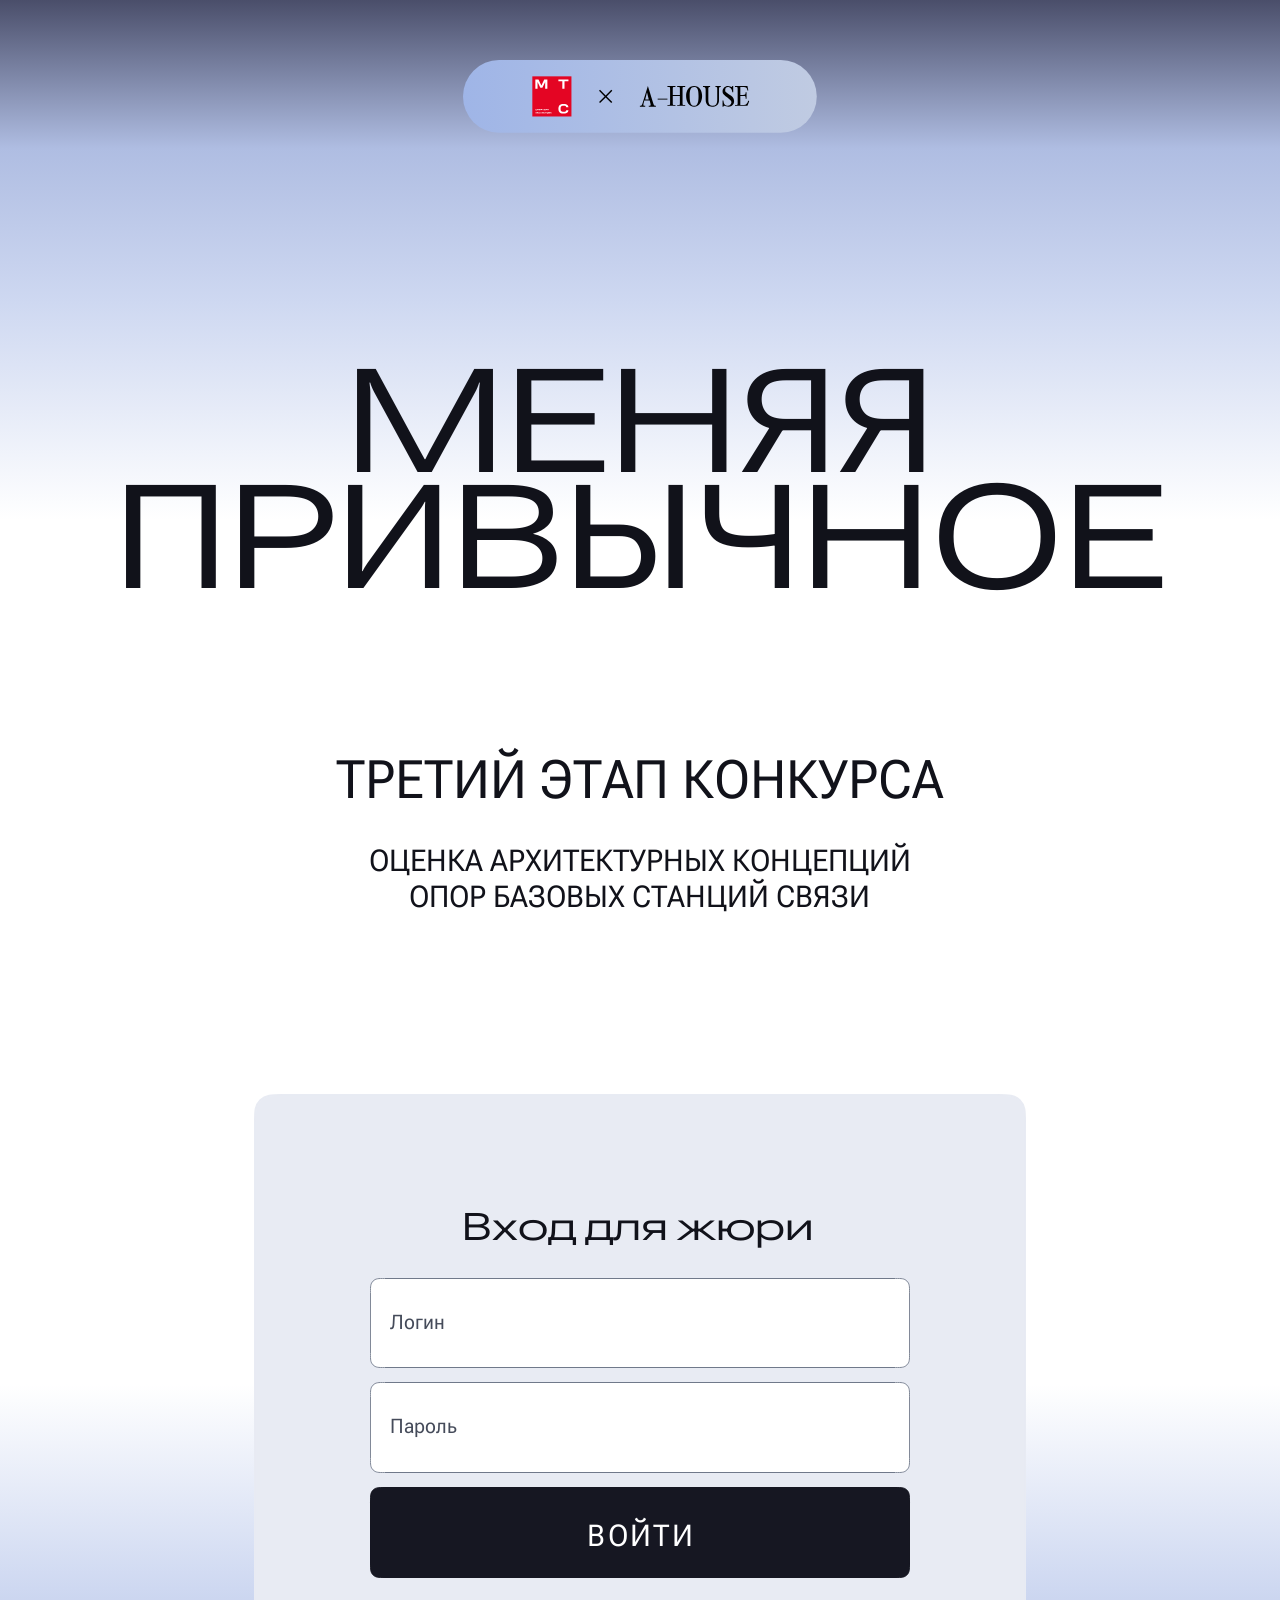
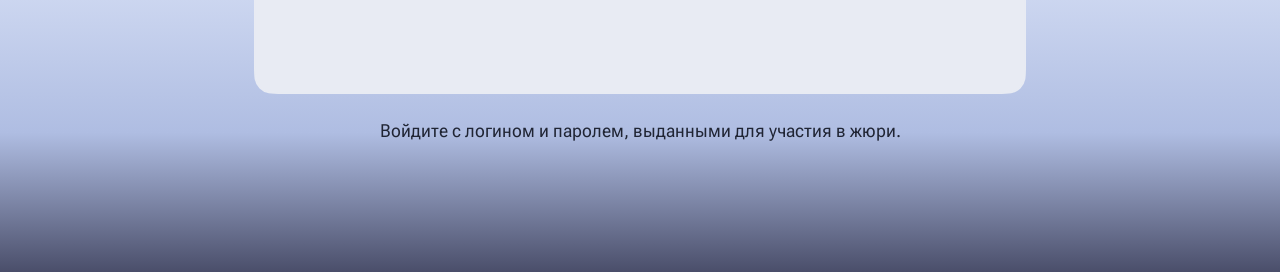
<file: index.html>
<!doctype html>
<html lang="ru">
<head>
<meta charset="utf-8">
<meta name="viewport" content="width=device-width, initial-scale=1">
<meta name="robots" content="noindex,nofollow">
<meta name="referrer" content="no-referrer">
<meta http-equiv="Content-Security-Policy" content="default-src 'none'; script-src 'self'; base-uri 'none'; form-action 'none'">
<title>Кабинет жюри · Меняя привычное</title>
<script src="./redirect.js"></script>
<noscript><meta http-equiv="refresh" content="0;url=./jury/"></noscript>
</head>
<body><main><a href="./jury/">Перейти в кабинет жюри</a></main></body>
</html>
</file>
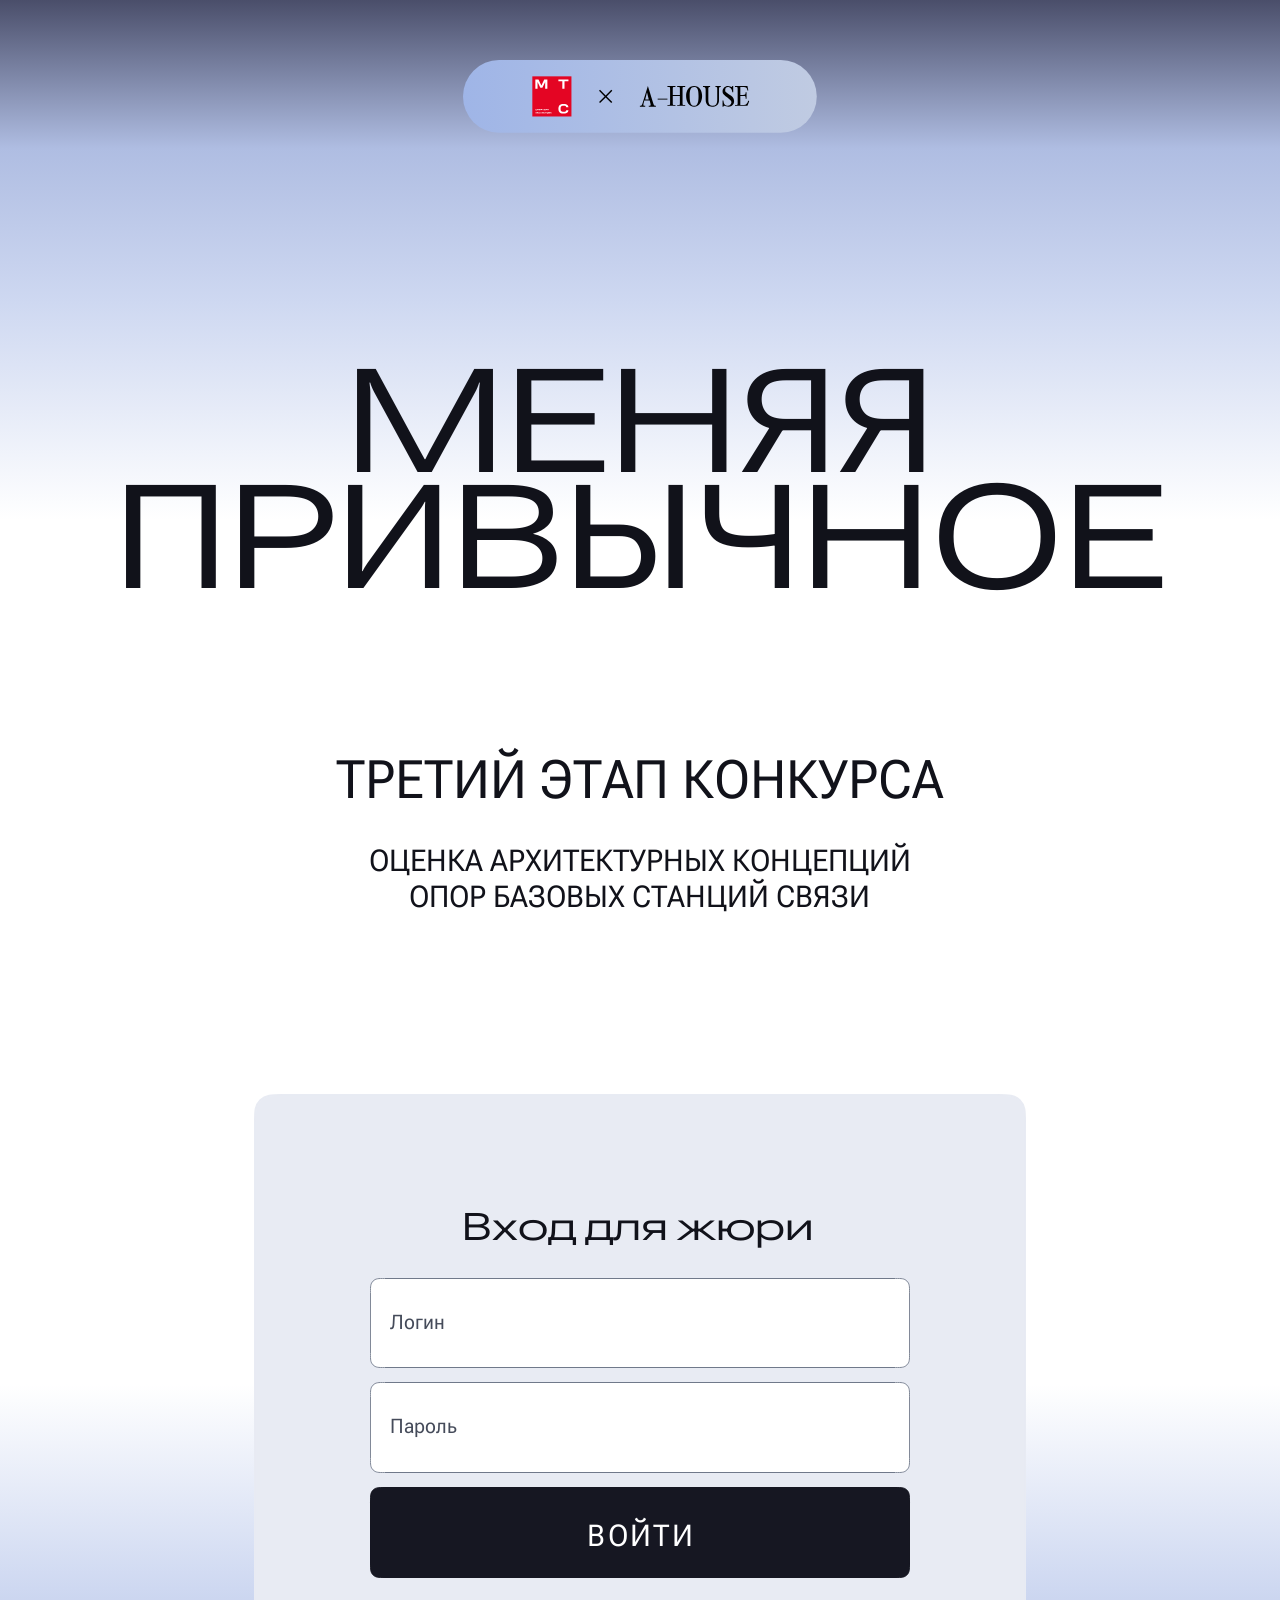
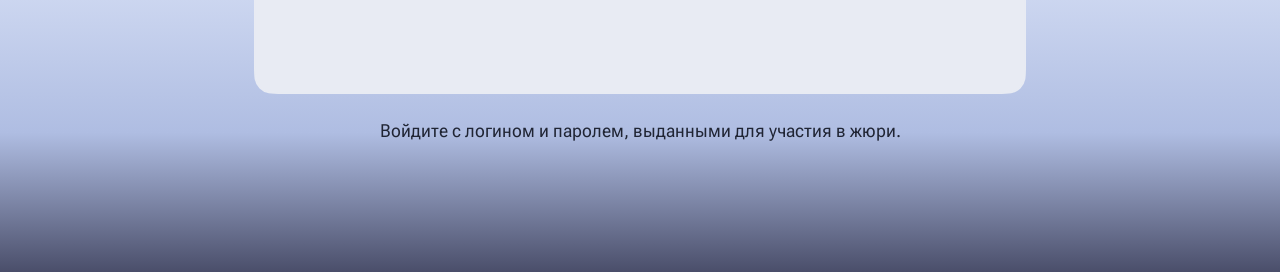
<file: jury/index.html>
<!doctype html>
<html lang="ru">
<head>
<meta charset="utf-8">
<meta name="viewport" content="width=device-width, initial-scale=1">
<meta name="robots" content="noindex,nofollow">
<meta name="referrer" content="no-referrer">
<meta http-equiv="Content-Security-Policy" content="default-src 'none'; script-src 'self' 'wasm-unsafe-eval'; worker-src 'self'; style-src 'self'; font-src 'self' blob: https://static.tildacdn.com; img-src 'self' blob: data:; connect-src 'self' https://qlzszcunhphficvkezsk.supabase.co; form-action 'none'; base-uri 'none'">
<title>Вход для жюри · Меняя привычное</title>
<link rel="preconnect" href="https://static.tildacdn.com" crossorigin>
<link rel="stylesheet" href="../cabinet.css?v=8f45b7ee3e90">
<link rel="modulepreload" href="../views.js?v=8f45b7ee3e90">
<link rel="modulepreload" href="../config.js?v=8f45b7ee3e90">
<link rel="modulepreload" href="../typography.js?v=8f45b7ee3e90">
<link rel="modulepreload" href="../criteria.js?v=8f45b7ee3e90">
<link rel="modulepreload" href="../voting.js?v=8f45b7ee3e90">
<script type="module" src="../cabinet.js?v=8f45b7ee3e90"></script>
</head>
<body>
<div id="cabinet">
<main class="sign-in-page">
  <section class="cover" aria-labelledby="contest">
    <div class="wrap hero">
      <img src="./logo.svg" width="398" alt="МТС и A–House">
      <h1 id="contest">Меняя<br>привычное</h1>
      <div class="cover-subtitle">
        <h2>Третий этап конкурса</h2>
        <p>Оценка архитектурных концепций опор базовых станций связи</p>
      </div>
    </div>
  </section>
  <section class="login-section" aria-labelledby="sign-in">
    <form class="login-card" method="dialog" action="#">
      <h2 id="sign-in" data-edges="stem tight">Вход <span class="word-group">для<wbr> жюри</span></h2>
      <input type="hidden" name="next" value="">
      <label class="sr-only" for="login">Логин</label>
      <input id="login" name="login" placeholder="Логин" autocomplete="username" autocapitalize="none" spellcheck="false" required maxlength="254" value="">
      <label class="sr-only" for="password">Пароль</label>
      <input id="password" name="password" placeholder="Пароль" type="password" autocomplete="current-password" required maxlength="1024">
      <button class="primary" disabled>Войти</button>
    </form>
    <p class="login-hint">Войдите с логином и паролем, выданными для участия в жюри.</p>
  </section>
</main></div>
<noscript><p>Для входа включите JavaScript.</p></noscript>
</body>
</html>
</file>
<file: cabinet.css>
@font-face {
  font-family: 'MTS Extended';
  src: url('https://static.tildacdn.com/tild3437-3162-4530-b961-616430663737/MTSExtended-Regular.woff') format('woff');
  font-weight: 400;
  font-style: normal;
  font-display: swap;
}
@font-face {
  font-family: 'MTS Compact';
  src: url('https://static.tildacdn.com/tild3732-3834-4863-b263-373538393432/MTSCompact-Regular.woff') format('woff');
  font-weight: 400;
  font-style: normal;
  font-display: swap;
}
@font-face {
  font-family: 'Roboto Flex Extended';
  src: url('./fonts/roboto-flex-extended-regular.woff2') format('woff2');
  font-weight: 400;
  font-style: normal;
  font-display: swap;
  size-adjust: 112%;
}
@font-face {
  font-family: 'Roboto Flex Compact';
  src: url('./fonts/roboto-flex-compact-regular.woff2') format('woff2');
  font-weight: 400;
  font-style: normal;
  font-display: swap;
}
:root {
  --stem-bearing: .089em;
  --display-face: 'MTS Extended', 'Roboto Flex Extended', Arial, sans-serif;
  --body-face: 'MTS Compact', 'Roboto Flex Compact', Arial, sans-serif;
  font-family: var(--body-face);
  color: #11121a;
  background: #fff;
  --archive-unit: min(.0694444444vw, 1px);
  --sky-dark: #4a4e6a;
  --sky-boundary: #646987;
  --sky-light-stops: #afbde2 15.3846%, #ced8f1 31.25%, #fff 53.8462%, #fff 100%;
  --sky: linear-gradient(180deg, var(--sky-dark) 0%, var(--sky-light-stops));
  --sky-inverse: linear-gradient(0deg, var(--sky-dark) 0%, var(--sky-light-stops));
  --control-corner: .95rem;
  --label-shift: .07em;
  --width: 1440px;
}
* { box-sizing: border-box; }
body { margin: 0; font-size: clamp(1rem, .93rem + .33vw, 1.125rem); line-height: 1.45; }
img { display: block; max-width: 100%; height: auto; }
a { color: inherit; text-underline-offset: .25em; }
button, input, textarea { font: inherit; }
a:focus-visible, button:focus-visible, input:focus-visible { outline: .18rem solid #315cc0; outline-offset: .25rem; }
button { cursor: pointer; }
p, h1, h2 { margin: 0; }
h1, h2 { font-family: var(--display-face); font-weight: 400; letter-spacing: normal; }
/* Keep the ink against the grid as headings wrap and the type scales. */
[data-edges] {
  --first-bearing: var(--stem-bearing);
  --wrap-bearing: var(--stem-bearing);
  position: relative;
  inset-inline-start: calc(0em - var(--wrap-bearing));
  text-indent: calc(var(--wrap-bearing) - var(--first-bearing));
}
[data-edges^="tight"] { --first-bearing: .008em; }
[data-edges^="medium"] { --first-bearing: .045em; }
[data-edges$="tight"] { --wrap-bearing: .008em; }
[data-edges$="medium"] { --wrap-bearing: .045em; }
.work-link > [data-edges] { --stem-bearing: .078em; display: block; min-inline-size: 0; }
.wrap { --gutter: min(4.444444vw, 64px); width: min(100%, var(--width)); padding-inline: var(--gutter); margin-inline: auto; }
.cover { background: var(--sky); }
.hero {
  container-type: inline-size;
  min-block-size: calc(1080 * var(--archive-unit));
  padding-block: calc(68 * var(--archive-unit)) calc(57 * var(--archive-unit));
  text-align: center;
}
.hero img { width: min(100%, calc(398 * var(--archive-unit))); margin-inline: auto; }
/* The longer word sets the maximum size within the available column. */
.hero h1 {
  margin-block-start: calc(260 * var(--archive-unit));
  font-size: min(calc(146 * var(--archive-unit)), 11.9cqi);
  line-height: .9;
  text-transform: uppercase;
}
.cover-subtitle { max-inline-size: calc(746 * var(--archive-unit)); margin: calc(176 * var(--archive-unit)) auto 0; text-transform: uppercase; }
.cover-subtitle h2 { font: 400 max(1.5rem, calc(60 * var(--archive-unit))) / 1 var(--body-face); }
.cover-subtitle p {
  margin-block-start: calc(40 * var(--archive-unit));
  font-size: max(1rem, calc(34 * var(--archive-unit)));
  line-height: 1.2;
  text-wrap: balance;
}
.login-section { background: var(--sky-inverse); padding: clamp(72px, 10vw, 140px) 22px; }
.login-card {
  background: #e8ebf3;
  inline-size: min(100%, max(320px, calc(868 * var(--archive-unit))));
  margin-inline: auto;
  padding: max(2.25rem, calc(131 * var(--archive-unit))) max(1.5rem, calc(130 * var(--archive-unit)));
}
.word-group { display: inline-block; max-inline-size: 100%; text-indent: 0; }
.login-card h2 {
  font-size: max(1.375rem, calc(38 * var(--archive-unit)));
  line-height: 1.05;
  margin-block-end: 2rem;
  text-align: center;
  text-wrap: balance;
  overflow-wrap: anywhere;
}
.login-card input, .ballot textarea { display: block; width: 100%; color: #11121a; background: #fff; border: 1px solid #70798a; }
.login-card input {
  min-block-size: max(3.125rem, calc(102 * var(--archive-unit)));
  padding: .65em 1em;
  font-size: max(1.1875rem, calc(22 * var(--archive-unit)));
}
.login-card input::placeholder { color: #454b5a; opacity: 1; }
.login-card input[type="password"] { margin-block-start: 14px; }
.login-hint { max-inline-size: 40rem; margin: 1.5rem auto 0; text-align: center; color: #202534; }
/* Offset the visible letters within the original hit area. */
.primary, .masthead button, .score-choice span {
  padding-block: calc(var(--control-inset) + var(--label-shift)) calc(var(--control-inset) - var(--label-shift));
}
.primary { --control-inset: .85rem; display: inline-flex; align-items: center; justify-content: center; padding-inline: 1.3rem; min-height: 3rem; color: #fff; background: #161722; text-align: center; text-decoration: none; border: 1px solid #161722; }
.login-card .primary {
  --label-shift: .13em;
  --login-label-tracking: .08em;
  width: 100%;
  min-block-size: max(3.125rem, calc(102 * var(--archive-unit)));
  margin-block-start: 14px;
  font-size: max(1.1875rem, calc(34 * var(--archive-unit)));
  text-transform: uppercase;
  letter-spacing: var(--login-label-tracking);
  text-indent: var(--login-label-tracking);
}
.form-error { color: #8e1130; margin-top: 1rem; line-height: 1.4; }

.masthead {
  color: #fff;
  background-color: var(--sky-dark);
  background-image: linear-gradient(180deg, var(--sky-dark), #525774 55%, var(--sky-boundary));
}
.masthead + .scene:not(.catalogue), .masthead + .catalogue .welcome {
  --sky: linear-gradient(180deg, var(--sky-boundary) 0%, var(--sky-light-stops));
}
.masthead-inner {
  display: flex;
  align-items: center;
  justify-content: space-between;
  flex-wrap: wrap;
  gap: .75rem 1.5rem;
  min-block-size: 116px;
  padding-block: 12px;
}
.masthead img { width: min(56%, 19rem); }
.masthead button { --control-inset: .55rem; background: transparent; color: inherit; border: 1px solid currentColor; padding-inline: .95rem; min-height: 2.75rem; }
.masthead :is(a, button):focus-visible { outline-color: #e0e7ff; }
.scene { min-block-size: 82vh; }
.scene:not(.catalogue), .welcome, .projects-section {
  background: var(--sky) top / 100% calc(1080 * var(--archive-unit)) no-repeat;
}
.content { container-type: inline-size; padding-block: clamp(2rem, 5vw, 5rem); }
.content h1 { font-size: clamp(1.75rem, 6.3cqi, 4.6rem); line-height: 1.04; text-transform: uppercase; text-wrap: balance; overflow-wrap: anywhere; }
.heading-word {
  display: inline-block;
  inline-size: max-content;
  /* Allow the hanging sidebearing at the grid edge before breaking a word. */
  max-inline-size: calc(100% + var(--stem-bearing));
  text-wrap: wrap;
  vertical-align: top;
  text-indent: 0;
  -webkit-hyphens: auto;
  hyphens: auto;
  hyphenate-limit-chars: 5 2 2;
}
/* Т and Л after a discretionary hyphen need less overhang than the initial stem. */
.hang-after-break {
  --break-inset: calc(var(--word-bearing, var(--wrap-bearing)) - .008em);
  padding-inline-start: var(--break-inset);
  text-indent: calc(0em - var(--break-inset));
}
.hang-after-break:first-child { --word-bearing: var(--first-bearing); }
.works, .ranking {
  --list-row-height: clamp(3.375rem, 2.95rem + 1.1vw, 4rem);
  inline-size: 100%;
  margin: clamp(1.5rem, 3vw, 2.5rem) 0 0;
}
.works { list-style: none; padding: 0; }
.work-link, .ranking td a {
  display: flex;
  align-items: center;
  min-block-size: var(--list-row-height);
  padding-block: .5rem;
  overflow-wrap: anywhere;
}
.work-link { width: 100%; column-gap: .75rem; border-bottom: 1px solid #3e4558; text-decoration: none; font-size: clamp(1.2rem, 1rem + .85vw, 1.75rem); line-height: 1.2; }
.return { display: inline-flex; align-items: center; min-height: 2.75rem; margin-bottom: .9rem; }
.materials { margin-top: clamp(1.5rem, 4vw, 3rem); display: flex; align-items: center; flex-wrap: wrap; gap: .65rem 1.1rem; }
.status { margin-top: 1.7rem; margin-bottom: 1rem; line-height: 1.45; }
.sheet-progress { margin-top: 1rem; }
.work-mark {
  box-sizing: border-box;
  flex: none;
  --mark-size: clamp(1.75rem, 5vw, 2.5rem);
  inline-size: var(--mark-size);
  block-size: var(--mark-size);
  margin-inline-start: auto;
  border: 2px solid #11121a;
  --control-corner: calc(var(--mark-size) * .35);
  color: white;
}
:is(.work-mark.is-scored, .nomination-option input:checked + .work-mark) { border-color: #161722; background: #161722; }
.work-mark svg { display: block; inline-size: 100%; block-size: 100%; }
@media (forced-colors: active) {
  .work-mark { border-color: CanvasText; }
  :is(.work-mark.is-scored, .nomination-option input:checked + .work-mark) { border-color: CanvasText; background: CanvasText; color: Canvas; forced-color-adjust: none; }
}
.ballot { margin-top: clamp(2rem, 5vw, 4rem); max-width: 45rem; font-synthesis-weight: none; }
.ballot, .ballot legend { overflow-wrap: anywhere; }
.ballot legend { max-width: 100%; }
.ballot h2 { font-size: clamp(1.5rem, 1.12rem + 1.6vw, 2.4rem); line-height: 1.12; }
.ballot small { font-size: .9rem; font-weight: normal; }
.ballot .scale { margin: .5rem 0; }
.ballot .scale[open] { margin-block-end: 1.65em; }
:is(.scale > summary, .ballot-rules, .ballot-reference-toggle) { padding-block: .65rem; cursor: pointer; width: fit-content; min-height: 2.75rem; }
.scale > summary {
  display: grid;
  grid-template-columns: .55em minmax(0, 1fr);
  align-items: baseline;
  column-gap: .48em;
  max-inline-size: 100%;
  list-style: none;
}
.scale > summary::-webkit-details-marker { display: none; }
.scale > summary::before {
  content: '';
  inline-size: .43em;
  block-size: .43em;
  border: solid currentColor;
  border-width: 0 .095em .095em 0;
  align-self: start;
  margin-block-start: .46em;
  transform: rotate(-45deg);
}
/* The downstroke sits below the rotated square's centre. Keep its ink on the first text line. */
.scale[open] > summary::before { transform: translateY(-.15em) rotate(45deg); }
@media (prefers-reduced-motion: no-preference) {
  .scale > summary::before { transition: transform 150ms ease-out; }
  @supports (transition-behavior: allow-discrete) and selector(details::details-content) {
    .scale::details-content {
      display: grid;
      grid-template-rows: 0fr;
      opacity: 0;
      transition: grid-template-rows 160ms ease-out, opacity 140ms ease-out, content-visibility 160ms allow-discrete;
    }
    .scale[open]::details-content { grid-template-rows: 1fr; opacity: 1; }
    .scale-body { min-block-size: 0; overflow: clip; }
    .scale:has(> summary:focus-visible)::details-content { transition-duration: 0s; }
  }
}
.ballot-rules { display: inline-block; }
.scale-values li {
  display: flex;
  align-items: baseline;
  column-gap: .22em;
}
.scale-number { flex: 0 0 1ch; }
.scale-values li > [aria-hidden] { flex: none; }
.scale-values li > :last-child { flex: 1; min-inline-size: 0; }
@container (max-width: 14em) {
  .scale-body { hyphens: auto; hyphenate-limit-chars: 8 3 3; }
}
.scale-values li + li { margin-block-start: .15em; }
.scale-explanation { display: block; margin: .2em 0 .55em; }
.scale-number, .score-choice { font-variant-numeric: tabular-nums; }
.scale ul { list-style: none; padding: 0; margin: 0 0 .6rem; }
.scale li, .scale p, .criterion-help { line-height: 1.5; }
.criterion-help, .ballot-note { max-inline-size: 68ch; }
.scale p { margin-bottom: .8rem; }
.scale-body > :last-child { margin-block-end: 0; }
.ballot-fields, .criterion { padding: 0; margin: 0; border: 0; min-width: 0; }
.ballot form { margin-top: 1.35rem; }
.criterion { margin-bottom: 1.8rem; }
.criterion legend { padding: 0; font-size: clamp(1.125rem, 1rem + .5vw, 1.25rem); line-height: 1.25; }
/* At large text sizes, give every cabinet screen the same extra line length. */
.masthead .wrap, .scene .wrap { padding-inline: clamp(8px, 100vw - 10rem, var(--gutter)); }
criterion-title { overflow-wrap: normal; -webkit-hyphens: auto; hyphens: auto; hyphenate-limit-chars: 6 3 3; }
criterion-title .whole-word { white-space: nowrap; }
.criterion legend small { display: inline-block; color: #414859; white-space: nowrap; }
@container (max-width: 36rem) {
  .criterion legend small { display: block; margin-block-start: .3em; }
  .criterion legend + p { margin-block-start: .6rem; }
}
.criterion-help { margin: .35rem 0 0; }
.score-choices { display: flex; flex-wrap: wrap; gap: .3rem; margin-top: .65rem; }
.score-choice { position: relative; cursor: pointer; }
.score-choice input, .sr-only { position: absolute; width: 1px; height: 1px; padding: 0; margin: -1px; overflow: hidden; clip-path: inset(50%); white-space: nowrap; }
.score-choice span { --control-inset: .45rem; --label-shift: .045em; display: grid; place-items: center; min-width: 2.75rem; min-height: 2.75rem; padding-inline: var(--control-inset); color: #161722; background: #fff; border: 1px solid #747b8d; }
.score-choice input:checked + span { color: #fff; background: #20263a; border-color: #20263a; }
.score-choice input:focus-visible + span, .ballot :is(summary, .ballot-reference-toggle):focus-visible, .ballot textarea:focus-visible { outline: .18rem solid #315cc0; outline-offset: .15rem; }
.no-site { display: flex; align-items: center; gap: .5rem; min-height: 2.75rem; width: fit-content; line-height: 1.4; }
.no-site input { margin: 0; }
.comment-label { display: block; margin-bottom: .5rem; }
.ballot textarea { max-width: 39rem; min-height: 5rem; padding: .75rem; font: inherit; resize: vertical; }
.save-ballot {
  --label-shift: -.035em;
  margin-top: 1rem;
}
.ballot-note, .ballot-feedback:not(:empty) { margin-top: .8rem; line-height: 1.4; }
.secondary { margin-top: .5rem; min-height: 2.75rem; padding: .55rem .85rem; color: #161722; background: #fff; border: 1px solid #747b8d; }
.ballot button:disabled { cursor: default; }
.scale .guide-list { margin-block-end: 1.25em; list-style: disc; padding-inline-start: 1.3rem; }
.guide-list li + li { margin-top: .45rem; }
.recommendations {
  --nomination-mark-size: 1.5rem;
  --nomination-mark-gap: .65rem;
  min-inline-size: 0;
  margin: 0;
  padding: 0;
  border: 0;
}
.nomination-option {
  display: grid;
  grid-template-columns: max-content minmax(0, 1fr);
  align-content: center;
  align-items: start;
  gap: var(--nomination-mark-gap);
  min-block-size: 44px;
  padding-block: .3em;
  cursor: pointer;
  overflow-wrap: anywhere;
}
.nomination-option .work-mark {
  --mark-size: var(--nomination-mark-size);
  margin-inline-start: 0;
  /* Centre on the ink of the first line, even when the label wraps. */
  margin-block-start: calc((1lh - var(--mark-size)) / 2 - .08em);
}
.nomination-option input:not(:checked) + .work-mark svg { visibility: hidden; }
.nomination-option input:focus-visible + .work-mark { outline: .18rem solid #315cc0; outline-offset: .15rem; }
.nomination-option:has(input:disabled) { cursor: default; }
.nomination-option input[disabled] + .work-mark { opacity: .55; }
.nomination-assigned {
  margin-inline-start: calc(var(--nomination-mark-size) + var(--nomination-mark-gap));
  font-size: var(--ballot-meta-size);
  color: #414859;
}
.nomination-choice:not(:last-child) .nomination-assigned { margin-block-end: var(--ballot-field-gap); }
.nominations { max-inline-size: 60ch; margin-block-start: calc(2 * var(--ballot-field-gap)); }
.nominations section + section { margin-block-start: var(--work-group-gap); }
.nominations h3, .nominations h4 {
  margin: 0 0 var(--ballot-field-gap);
  font: 400 1.125em / 1.25 var(--body-face);
  text-wrap: pretty;
}
.nominations p { margin: 0; line-height: 1.5; }
.nominations p + p { margin-block-start: var(--ballot-field-gap); }

/* The curve meets each straight edge with zero curvature. */
:is(.login-card, .login-card input, .ballot textarea, .ranking-select, .primary, .masthead button, .secondary, .score-choice span, .sheet-preview, .sheet-tool, .sheet-arrow, .work-mark) {
  --corner-extent: var(--control-corner);
  /* Native fields remain readable while the optional SVG is loading. */
  border-image: var(--corner-frame, none) 17 fill / var(--corner-extent);
  border-radius: var(--corner-extent);
  corner-shape: superellipse(1.7);
}

form.login-card { --corner-extent: clamp(1.5rem, 2.35vw, 2rem); }

/* WebKit versions without corner-shape draw the same contour in nine slices.
   The corners keep their proportions as fields, captions and the panel resize. */
@supports not (corner-shape: superellipse(1.7)) {
  @media screen and (forced-colors: none) {
    .login-card { --corner-frame: url('./control-corners.svg#panel'); }
    .login-card input, .ballot textarea, .ranking-select, .sheet-preview { --corner-frame: url('./control-corners.svg#field'); }
    .primary { --corner-frame: url('./control-corners.svg#primary'); }
    .masthead button { --corner-frame: url('./control-corners.svg?v=4#outline'); }
    .work-mark { --corner-frame: url('./control-corners.svg?v=3#work-mark'); }
    :is(.work-mark.is-scored, .nomination-option input:checked + .work-mark) { --corner-frame: url('./control-corners.svg#primary'); background: transparent; }
    .sheet-tool, .sheet-arrow { --corner-frame: url('./control-corners.svg?v=2#sheet'); }
    .secondary, .score-choice span { --corner-frame: url('./control-corners.svg#choice'); }
    .score-choice input:checked + span { --corner-frame: url('./control-corners.svg#selected'); }
  }
}

.masthead-inner:has(nav) { display: grid; grid-template-columns: minmax(0, 1fr) auto; grid-template-areas: "brand brand" "menu exit"; gap: .4rem 1rem; }
.masthead-inner:has(nav) img { grid-area: brand; justify-self: center; inline-size: min(100%, 210px); }
.masthead-inner nav {
  --menu-ink: #e0e7ff;
  grid-area: menu;
  display: flex;
  flex-wrap: wrap;
  gap: 0 1.2em;
  align-items: center;
  color: var(--menu-ink);
}
.masthead-inner nav a {
  display: inline-flex;
  align-items: center;
  min-block-size: 2.75rem;
  padding-block-start: calc(2 * var(--label-shift));
  text-decoration-color: var(--menu-ink);
  text-decoration-thickness: .07em;
}
.masthead-inner nav a[aria-current="page"] { color: #fff; }
.masthead-inner:has(nav) form { grid-area: exit; align-self: start; }
@media (min-width: 52em) {
  .masthead-inner:has(nav) { grid-template-columns: minmax(9rem, 1fr) auto auto; grid-template-areas: "brand menu exit"; gap: 2rem; }
  .masthead-inner:has(nav) img { justify-self: start; inline-size: min(100%, 19rem); }
  .masthead-inner:has(nav) form { align-self: center; }
}
.ranking-description, .ranking-order, .content:has(.ranking-back) h1 + .status { margin-block-start: clamp(1rem, 2.4vw, 1.8rem); }
.ranking-description { max-inline-size: 62ch; }
.ranking-order { display: flex; flex-wrap: wrap; align-items: center; gap: .5em .85em; }
.ranking-select {
  position: relative;
  display: inline-flex;
  align-items: center;
  inline-size: min(13.1em, 100%);
  min-block-size: 2.75rem;
  padding: .55em 2.25em .45em .8em;
  border: 1px solid #747b8d;
  background: #fff;
  line-height: 1.25;
}
.ranking-select-label { overflow-wrap: anywhere; }
.ranking-select select {
  position: absolute;
  inset: 0;
  appearance: none;
  inline-size: 100%;
  block-size: 100%;
  margin: 0;
  font: inherit;
  opacity: 0;
  cursor: pointer;
}
.ranking-select::after {
  content: '';
  position: absolute;
  inset-block-start: 50%;
  inset-inline-end: .9em;
  inline-size: .48em;
  block-size: .48em;
  border: solid currentColor;
  border-width: 0 .1em .1em 0;
  transform: translateY(-72%) rotate(45deg);
  pointer-events: none;
}
@media (forced-colors: active) {
  .ranking-select { border-color: ButtonText; color: ButtonText; background: ButtonFace; }
  .ranking-select:has(select:focus-visible)::before { border-color: Highlight; }
}
.ranking { border-collapse: separate; border-spacing: 0; font-variant-numeric: tabular-nums; }
.ranking th, .ranking td { text-align: start; padding: .55em .7em .55em 0; border-block-end: 1px solid #c1c6d1; }
.ranking thead { color: #414859; }
.ranking :is(th, td):first-child { inline-size: 1%; }
.ranking :is(th, td):last-child { text-align: end; padding-inline-end: 0; }
.ranking td { padding-block: 0; }
.ranking td a { min-block-size: calc(var(--list-row-height) - 1px); }
.ranking-back { margin-block-start: 1.5rem; }
.sheets { margin-block-start: clamp(1.4rem, 3vw, 2.3rem); }
.sheet-strip {
  display: flex;
  align-items: stretch;
  gap: clamp(.65rem, 1.5vw, 1.25rem);
  overflow-x: auto;
  overscroll-behavior-x: contain;
  scroll-snap-type: x mandatory;
  scrollbar-width: thin;
  scrollbar-color: #737c91 transparent;
}
.sheet-preview {
  flex: 0 0 min(89%, 48rem);
  aspect-ratio: 1.58;
  max-block-size: min(65svh, 35rem);
  min-inline-size: 0;
  position: relative;
  scroll-snap-align: start;
  padding: 0;
  border: 1px solid #c8ccd5;
  background: #f1f2f4;
  color: #414859;
  cursor: zoom-in;
}
.sheet-strip.portrait .sheet-preview { flex-basis: min(86%, 26rem); aspect-ratio: 4/5; }
.sheet-strip.single .sheet-preview { flex-grow: 1; }
.sheet-preview img { position: absolute; inset: 0; width: 100%; height: 100%; object-fit: contain; }
.sheet-preview:has(img[src]) > span, .sheets img:not([src]) { visibility: hidden; }
.sheet-preview:focus-visible { outline: 3px solid #315cc0; outline-offset: -3px; z-index: 1; }
.sheet-controls, .sheet-dialog-top, .sheet-zoom { display: flex; align-items: center; flex-wrap: wrap; gap: .35rem .65rem; }
.sheet-zoom { column-gap: .4rem; }
.zoom-value { min-inline-size: 4ch; text-align: center; font-variant-numeric: tabular-nums; }
@media (min-width: 48em) {
  .sheet-preview { flex-basis: min(72%, 48rem); }
}
.sheet-arrow, .sheet-tool { color: inherit; background: transparent; border: 1px solid #868d9c; border-radius: var(--control-corner); corner-shape: superellipse(1.7); min-block-size: 2.75rem; }
.sheet-arrow, .sheet-tool { position: relative; }
.sheet-arrow:focus-visible, .sheet-tool:focus-visible { outline: none; }
:is(.sheet-arrow, .sheet-tool):focus-visible::after, .ranking-select:has(select:focus-visible)::before { content: ''; position: absolute; inset: -4px; border: 2px solid #315cc0; border-radius: calc(var(--control-corner) + 4px); corner-shape: superellipse(1.7); pointer-events: none; }
@supports not (corner-shape: superellipse(1.7)) {
  @media (forced-colors: none) {
    :is(.sheet-arrow, .sheet-tool):focus-visible::after { border-image: url('./control-corners.svg?v=2#focus') 17 / calc(var(--control-corner) + 4px); }
  }
}
.sheet-arrow { inline-size: 2.9rem; padding: .2rem; font: 1.25rem/1 system-ui, sans-serif; }
/* The zoom signs sit low in the system font. */
.sheet-arrow[data-zoom] { padding-block: 0 .17em; }
.sheet-arrow[aria-disabled="true"] { opacity: .5; cursor: default; }
.sheet-tool { padding: .4em .8em; }
.sheet-number { min-inline-size: 7ch; text-align: center; font-variant-numeric: tabular-nums; }
.sheet-status:not(:empty) { margin-block: .45em; }
.sheet-dialog { box-sizing: border-box; inset: 0; width: 100%; max-width: none; height: 100%; height: 100dvh; max-height: none; margin: 0; border: 0; padding: max(.5rem, env(safe-area-inset-top)) max(.65rem, env(safe-area-inset-right)) max(.5rem, env(safe-area-inset-bottom)) max(.65rem, env(safe-area-inset-left)); color: #11121a; background: #f1f2f4; }
.sheet-dialog::backdrop { background: #f1f2f4; }
body:has(.sheet-dialog[open]) { overflow: hidden; }
.sheet-dialog-layout { container: sheet-viewer / inline-size; display: flex; flex-direction: column; gap: clamp(.75rem, 2vh, 1.5rem); height: 100%; }
.sheet-symbol { display: none; }
.sheet-dialog-top { justify-content: space-between; }
.sheet-pan { flex: 1; min-block-size: min(40dvh, 14rem); min-inline-size: 0; display: flex; justify-content: center; align-items: center; overflow: hidden; touch-action: none; user-select: none; }
.sheet-pan img { flex: none; max-width: none; max-height: none; pointer-events: none; }
.sheet-pan.magnified { cursor: grab; }
.sheet-pan.magnified:active { cursor: grabbing; }
.sheet-dialog .sheet-controls { justify-content: center; }
.sheet-dialog .sheet-controls[hidden], .sheet-status:empty { display: none; }
.sheets + .materials { margin-block-start: clamp(1.25rem, 2.5vw, 2rem); }

@container sheet-viewer (max-width: 18em) {
  .sheet-dialog-top, .sheet-zoom { gap: .25rem .1em; }
  .sheet-zoom { max-inline-size: 100%; }
  .sheet-dialog-top :is(.sheet-arrow, .sheet-tool) { flex: none; inline-size: 44px; }
  .sheet-dialog-top [data-close] { margin-inline-start: auto; }
  .sheet-dialog-top .sheet-label { display: none; }
  .sheet-dialog-top .sheet-symbol {
    display: inline;
    position: relative;
    inset-block-start: var(--label-shift);
  }
  .sheet-dialog-top [data-zoom="reset"] .sheet-symbol { --label-shift: -.03em; }
  .sheet-arrow, .sheet-tool { min-block-size: max(44px, 1.4em); padding: 0; }
  .sheet-arrow { inline-size: 44px; font-size: 1em; }
  .zoom-value, .sheet-number { min-inline-size: 0; white-space: nowrap; }
  .zoom-value { flex: none; }
  .sheet-controls { flex-wrap: nowrap; column-gap: .35em; }
}

@media (hover: hover) and (pointer: fine) {
  .primary:not(:disabled):hover { background-color: #32374d; }
  :is(.return, .work-link, .ranking a, .ballot a, .ballot summary, .ballot-reference-toggle):hover {
    color: #273e72;
    text-decoration: underline;
    text-decoration-thickness: .1em;
    text-underline-offset: .25em;
  }
  :is(.sheet-arrow, .sheet-tool, .masthead button, .secondary):not(:disabled, [aria-disabled="true"]):hover,
  .score-choice:hover input:enabled:not(:checked) + span {
    background-color: #e7ecf8;
    border-color: #53668c;
    color: #1e304f;
  }
  .masthead nav a:hover { color: #fff; }
  .sheet-preview:enabled:hover:not(:focus-visible) { outline: 2px solid #53668c; outline-offset: -2px; }
  @supports not (corner-shape: superellipse(1.7)) {
    @media (forced-colors: none) {
      .primary:not(:disabled):hover { --corner-frame: url('./control-corners.svg#hover'); }
      :is(.masthead button, .secondary, .sheet-tool, .sheet-arrow):enabled:not([aria-disabled="true"]):hover, .score-choice:hover input:enabled:not(:checked) + span {
        --corner-frame: url('./control-corners.svg?v=2#choice-hover');
      }
    }
  }
}
.content h1[tabindex="-1"]:focus { outline: none; }
@container (max-width: 18em) {
  .ranking :is(th, td) { padding-inline-end: .22em; }
  .ranking :is(th, td):last-child { padding-inline-end: 0; }
  .ranking th { overflow-wrap: anywhere; }
}

/* The welcome, steps and catalogue use the second-stage proportions. */
.catalogue .pagehead { min-block-size: calc(1080 * var(--archive-unit)); padding-block: calc(54 * var(--archive-unit)) calc(64 * var(--archive-unit)); }
.catalogue .pagehead h1 {
  font-size: clamp(2.125rem, calc(90 * var(--archive-unit)), 5.625rem);
  line-height: 1.08;
  text-wrap: wrap;
}
.jury-introduction {
  container-type: inline-size;
  display: grid;
  gap: clamp(1.25rem, 2.5vw, 2rem);
  max-inline-size: 56rem;
  margin-block-start: clamp(2rem, 5vw, 4.5rem);
  font-size: max(1.125rem, calc(24 * var(--archive-unit)));
  line-height: 1.4;
  overflow-wrap: anywhere;
}
.jury-introduction-subtitle { font: 400 max(1rem, .8333em) / 1.4 var(--body-face); }
.jury-introduction :is(.jury-introduction-subtitle, .jury-stage-dates) {
  color: #414859;
  font-size: max(1rem, .8333em);
}
.jury-stages {
  list-style: none;
  padding: 0;
  margin: .65em 0 0;
  display: grid;
  gap: .8em;
}
.jury-stages li { display: grid; row-gap: .125em; }
.jury-stage-dates { white-space: nowrap; }
@container (width > 34rem) {
  .jury-stages {
    grid-template-columns: max-content minmax(0, 1fr);
    column-gap: 1.25em;
  }
  .jury-stages li {
    grid-column: 1 / -1;
    grid-template-columns: subgrid;
  }
  .jury-stage-heading .jury-stage-dates { display: block; }
}
.catalogue .intro {
  display: grid;
  grid-template-columns: minmax(0, 1fr);
  gap: clamp(2.5rem, calc(64 * var(--archive-unit)), 4rem);
  margin-block-start: clamp(3rem, 6vw, 5.5rem);
}
.catalogue .step {
  position: relative;
  min-inline-size: 0;
  padding-inline-start: calc(80 * var(--archive-unit));
}
.catalogue .step::before {
  content: '';
  position: absolute;
  inset-block-start: calc(17 * var(--archive-unit));
  inset-inline-start: 0;
  inline-size: calc(40 * var(--archive-unit));
  block-size: min(100%, calc(339 * var(--archive-unit)));
  background: linear-gradient(0deg, #fff, #ced8f1 51.44%, #afbde2 84.62%, #4a4e6a);
}
.catalogue .step-head {
  display: flex;
  min-block-size: calc(132 * var(--archive-unit));
  align-items: center;
  flex-wrap: wrap;
  gap: .75rem max(1rem, calc(24 * var(--archive-unit)));
}
.catalogue .num { font: 400 calc(120 * var(--archive-unit)) / 1.1 var(--display-face); }
/* The last digit in 01 has a wider right sidebearing. */
.catalogue .step:first-child .num { margin-inline-end: calc(-4 * var(--archive-unit)); }
.catalogue .step p {
  font-size: max(1.125rem, calc(34 * var(--archive-unit)));
  line-height: 1.2;
  max-inline-size: 27em;
  margin-block-start: .85em;
  overflow-wrap: anywhere;
}
.catalogue .step-head + p { margin-block-start: clamp(1.5rem, calc(40 * var(--archive-unit)), 2.5rem); }
.catalogue .step-head .materials { margin-block: 0; max-inline-size: 100%; }
.catalogue .step-head > .status { flex-basis: 100%; margin-block: 0; font-size: inherit; line-height: 1.45; }
.catalogue .rules-button {
  max-inline-size: 100%;
  min-block-size: max(2.75rem, calc(84 * var(--archive-unit)));
  font-size: max(1rem, calc(24 * var(--archive-unit)));
  line-height: 1.2;
  text-transform: uppercase;
  overflow-wrap: anywhere;
}
.catalogue .step-head .rules-button {
  --control-inset: .6rem;
  inline-size: max-content;
  min-inline-size: calc(344 * var(--archive-unit));
  position: relative;
  inset-block-start: calc(-5 * var(--archive-unit));
}
.catalogue .projects { padding-block: calc(47 * var(--archive-unit)) calc(64 * var(--archive-unit)); }
.catalogue .section-head :is(h1, h2) {
  white-space: pre-line;
  font-size: clamp(2.125rem, calc(110 * var(--archive-unit)), 6.875rem);
  line-height: 1.1;
  text-transform: uppercase;
  overflow-wrap: anywhere;
  -webkit-hyphens: auto;
  hyphens: auto;
  hyphenate-limit-chars: 6 2 2;
}
.catalogue .project-list { margin-block-start: calc(177 * var(--archive-unit)); }
.catalogue .work-link {
  --list-row-height: max(3.875rem, calc(91 * var(--archive-unit)));
  gap: calc(34 * var(--archive-unit));
  padding-block: max(.4rem, calc(12 * var(--archive-unit)));
  border-bottom-width: 2px;
  font-size: max(1.375rem, calc(40 * var(--archive-unit)));
  line-height: 1.1;
  text-transform: uppercase;
}
.catalogue .work-mark { --mark-size: max(40px, calc(65 * var(--archive-unit))); }
.catalogue .work-number {
  flex: 0 0 max(2.4ch, calc(80 * var(--archive-unit)));
  white-space: nowrap;
  font-variant-numeric: tabular-nums;
}
@media (max-width: 45em) {
  .welcome { background-size: 100% 850px; }
  .projects-section, .scene:not(.catalogue) { background-size: 100% 650px; }
  .catalogue .pagehead { min-block-size: auto; padding-block: 44px 50px; }
  .catalogue .pagehead h1 { font-size: clamp(2.125rem, 8vw, 3.5rem); line-height: 1.14; }
  .catalogue .step { padding-inline-start: 38px; }
  .catalogue .step::before { inset-block-start: 8px; inline-size: 16px; block-size: min(100%, 210px); }
  .catalogue .step-head { flex-direction: column; align-items: flex-start; gap: 1rem; }
  .catalogue .num { font-size: 4.5rem; }
  .catalogue .step p { font-size: 1.3125rem; }
  .catalogue .step-head .rules-button {
    inline-size: fit-content;
    min-inline-size: 0;
    padding-inline: min(1.3rem, 4vw);
    inset-block-start: auto;
  }
  .catalogue .section-head :is(h1, h2) { font-size: clamp(1.75rem, 8.2vw, 3.625rem); }
  .catalogue .projects { padding-block: 45px 55px; }
  .catalogue .project-list { margin-block-start: 115px; }
  .catalogue .work-link { gap: .75rem; }
}

@media (max-width: 600px) {
  .wrap { --gutter: 22px; }
  .masthead-inner { min-block-size: 136px; }
  .masthead-inner:has(nav) {
    min-block-size: 0;
    gap: .375rem .5rem;
    padding-block: .75rem .5rem;
  }
  .masthead-inner nav { column-gap: clamp(.5rem, 5vw - .5rem, 1rem); }
  .masthead-inner nav a { min-inline-size: min(100%, 2.75rem); }
  .masthead-inner:has(nav) button { padding-inline: .625rem; }
  .hero { min-block-size: 700px; padding-block: 80px 50px; }
  .hero img { width: min(100%, 240px); }
  .hero h1 { margin-block-start: 145px; font-size: min(clamp(2.25rem, 10.14vw, 4.75rem), 11.9cqi); line-height: .95; }
  .cover-subtitle { max-inline-size: 470px; margin-block-start: 130px; }
  .cover-subtitle h2 { font-size: 2rem; }
  .cover-subtitle p { margin-block-start: 22px; font-size: 1.25rem; }
  .login-section { min-block-size: 560px; padding-block: 80px; }
  .login-card { inline-size: min(100%, max(280px, 60.28vw)); padding: 36px 24px 52px; }
  .login-card h2 { margin-block-end: 26px; font-size: 1.5rem; }
}

/* Work and ranking compositions use the archive’s proportions. */
.work-scene {
  --criterion-sidebar: 28.9%;
  --work-group-gap: clamp(1.125rem, 2.25vw, 1.75rem);
  --work-section-gap: clamp(1.75rem, 4vw, 3.5rem);
}
:is(.work-scene, .rating-scene) {
  --archive-sky-height: calc(1080 * var(--archive-unit));
}
.masthead + .rating-scene, .work-gallery {
  background: #fff var(--sky) 0 0 / 100% var(--archive-sky-height) no-repeat;
}
.work-gallery > .content { padding-block: clamp(1.75rem, 4vw, 3rem) calc(var(--work-section-gap) / 2); }
.work-gallery h1 { font-size: clamp(1.9375rem, calc(110 * var(--archive-unit)), 6.875rem); line-height: 1.1; }
.work-gallery .sheets { margin-block-start: var(--work-group-gap); }
.work-gallery .sheet-strip { gap: max(14px, calc(24 * var(--archive-unit))); scrollbar-color: #4a4e6a transparent; }
.work-gallery .sheet-preview {
  --control-corner: .625rem;
  flex-basis: min(100%, calc(978 * var(--archive-unit)));
  aspect-ratio: 978 / 708;
  max-block-size: none;
  border-color: #292929;
  background: #fff;
  overflow: hidden;
}
.work-gallery .sheet-strip.portrait .sheet-preview { flex-basis: min(86%, 26rem); aspect-ratio: 4 / 5; }
.work-gallery .sheet-preview img { padding: clamp(10px, 1.6667vw, 24px); }
.work-gallery .materials { margin-block-start: var(--work-group-gap); }
.work-pdf-group {
  display: flex;
  align-items: end;
  flex-wrap: wrap;
  inline-size: 100%;
  gap: .5rem .625rem;
}
.work-gallery .work-pdf {
  --label-shift: .09em;
  flex: 1 1 min-content;
  max-inline-size: min(100%, max(12.25rem, calc(344 * var(--archive-unit))));
  min-block-size: max(3.5rem, calc(64 * var(--archive-unit)));
  font-size: max(1rem, calc(22 * var(--archive-unit)));
  line-height: 1.15;
  text-transform: uppercase;
}
.work-pdf-group small {
  color: #414859;
  font-size: max(1.25rem, calc(30 * var(--archive-unit)));
  line-height: 1;
  /* Align the visible numerals with the bottom of the button. */
  margin-block-end: -.1em;
  white-space: nowrap;
}
@container (width > 42rem) {
  .work-pdf-group {
    display: grid;
    grid-template-columns: minmax(0, calc(var(--criterion-sidebar) - var(--work-group-gap))) max-content;
    column-gap: var(--work-group-gap);
  }
  .work-gallery .work-pdf { max-inline-size: none; }
}
.work-return { margin-block: .75rem 0; }
.work-ballot {
  --criterion-column-gap: 0px;
  --ballot-inset: calc(var(--criterion-sidebar) + var(--criterion-column-gap));
  --ballot-body-size: max(1rem, calc(24 * var(--archive-unit)));
  --ballot-field-gap: .5rem;
  --ballot-meta-size: max(.875rem, calc(18 * var(--archive-unit)));
  --ballot-measure: 45rem;
  background: linear-gradient(180deg, #fff max(20%, calc(100% - 840px)), #dfe6f8 max(55%, calc(100% - 460px)), #929fc5);
}
@media (width > 45em) {
  .work-ballot:has(.ballot-final) {
    background: linear-gradient(180deg, #fff max(25%, calc(100% - 650px)), #dfe6f8 max(60%, calc(100% - 320px)), #929fc5);
  }
}
.work-ballot > .content { padding-block: calc(var(--work-section-gap) / 2) clamp(3rem, 5.5vw, 5rem); }
.work-ballot .ballot { margin-block-start: 0; max-inline-size: none; }
.work-ballot .ballot > :not(h2) { max-inline-size: var(--ballot-measure); }
.work-ballot .ballot h2 {
  font-size: clamp(1.875rem, 3.75vw, 3.5rem);
  line-height: 1.1;
  text-transform: uppercase;
}
.work-ballot .ballot form { margin-block-start: var(--work-group-gap); }
.work-ballot .criterion { margin-block-end: var(--work-group-gap); }
.work-ballot .recommendation-step { margin-block-start: var(--work-group-gap); }
/* In the archive the criterion number/weight and the score occupy separate columns. */
.ballot-final {
  font-size: var(--ballot-body-size);
  line-height: 1.45;
  container-type: inline-size;
}
.work-ballot .ballot-final > h2 {
  font-size: clamp(2.25rem, calc(110 * var(--archive-unit)), 6.875rem);
}
.work-ballot .ballot-final form {
  max-inline-size: none;
  margin-block-start: max(3.75rem, calc(100 * var(--archive-unit)));
}
.criterion-layout {
  display: grid;
  grid-template-columns: minmax(0, var(--criterion-sidebar)) minmax(0, 1fr);
  column-gap: var(--criterion-column-gap);
}
.criterion-main { min-inline-size: 0; }
.criterion-number {
  --stem-bearing: .06em;
  align-self: start;
  display: block;
  font: 400 clamp(2.5rem, calc(120 * var(--archive-unit)), 7.5rem) / 1.1 var(--display-face);
}
.criterion-main { padding-block-start: calc(17 * var(--archive-unit)); }
.criterion-main h3 {
  margin: 0;
  max-inline-size: min(100%, max(30rem, calc(688 * var(--archive-unit))));
}
:is(.criterion-main h3, .recommendation-step h3) {
  font: 400 max(1.25rem, calc(40 * var(--archive-unit))) / 1.1 var(--body-face);
}
.criterion-main criterion-title { display: block; }
.criterion-scope { margin-block-start: var(--ballot-field-gap); font-size: var(--ballot-meta-size); line-height: 1.35; }
.criterion-main .scale { margin-block: var(--ballot-field-gap) 0; }
.ballot-final .scale[open] { margin-block-end: 0; }
.ballot-final :is(.scale > summary, .ballot-rules, .ballot-reference-toggle) {
  text-decoration: underline;
  text-underline-offset: .14em;
  border-radius: var(--control-corner);
}
.ballot-final .scale > summary { display: block; }
.ballot-final .scale > summary::before { display: none; }
.ballot-final .scale-body { margin-block-start: calc(2 * var(--ballot-field-gap)); }
.criterion-final .score-choices {
  --score-size: clamp(2.75rem, calc(78 * var(--archive-unit)), 4.875rem);
  gap: max(.375rem, calc(46 * var(--archive-unit)));
  margin-block-start: var(--work-group-gap);
}
.criterion-final .score-choice { inline-size: var(--score-size); }
.criterion-final .score-choice span {
  border-image: none;
  border-radius: 50%;
  corner-shape: round;
  border: 2px solid #161722;
  inline-size: 100%;
  min-block-size: 0;
  min-inline-size: 0;
  aspect-ratio: 1;
  padding: .08em 0 0;
  font-size: max(1.125rem, calc(40 * var(--archive-unit)));
  line-height: 1;
}
.criterion-final .score-choice input:checked + span { border-color: #20263a; }
.score-scale { margin-block-start: var(--work-group-gap); }
.score-scale .scale-values { list-style: none; padding: 0; margin: 0; }
.score-scale li { display: block; }
.score-scale li + li { margin-block-start: 0; }
.work-ballot .criterion-final { margin-block-end: var(--work-section-gap); }
.ballot-final :is(.ballot-follow-up, .ballot-actions, .ballot-references, .nomination-reference) {
  margin-inline-start: var(--ballot-inset);
  max-inline-size: var(--ballot-measure);
}
.work-neighbors {
  display: flex;
  flex-wrap: wrap;
  gap: var(--ballot-field-gap) var(--work-group-gap);
  margin-block-start: var(--work-section-gap);
  font: 400 var(--ballot-body-size) / 1.3 var(--body-face);
}
.work-neighbors a {
  display: flex;
  align-items: center;
  gap: var(--ballot-field-gap);
  min-inline-size: 0;
  max-inline-size: 100%;
  min-block-size: 2.75rem;
  overflow-wrap: anywhere;
  text-decoration: none;
}
.work-neighbors a[rel="next"] {
  margin-inline-start: auto;
  flex-direction: row-reverse;
  text-align: end;
}
.work-neighbor-arrow { flex: none; inline-size: 52px; }
.work-neighbors a[rel="prev"] .work-neighbor-arrow { transform: scaleX(-1); }
@media (max-width: 30em) {
  .work-neighbors { column-gap: var(--ballot-field-gap); }
  .work-neighbor-arrow { inline-size: clamp(32px, 25vw - 47px, 52px); }
  .work-neighbor-noun { display: none; }
}
@media (hover: hover) {
  .work-neighbors a:hover .work-neighbor-label { text-decoration: underline; }
}
.recommendation-step { row-gap: var(--ballot-field-gap); }
.recommendation-step .criterion-number { grid-column: 1; grid-row: 1 / span 2; }
.recommendation-step > :where(h3, .recommendations) { grid-column: 2; max-inline-size: var(--ballot-measure); }
.recommendation-step h3 { margin: 0; padding-block-start: calc(17 * var(--archive-unit)); }
.ballot-final .comment-label { margin-block-end: var(--ballot-field-gap); line-height: 1.25; }
.ballot-final .comment-label small {
  font-size: var(--ballot-meta-size);
  color: #414859;
  white-space: nowrap;
}
.ballot-final textarea { max-inline-size: 100%; }
.ballot-final .save-ballot {
  display: flex;
  inline-size: fit-content;
  max-inline-size: 100%;
  margin-block-start: var(--work-group-gap);
}
.ballot-final .ballot-feedback:not(:empty) { margin-block-start: var(--ballot-field-gap); font-size: var(--ballot-meta-size); }
.ballot-references { margin-block-start: var(--work-section-gap); }
.ballot-references .ballot-rules { display: inline-flex; align-items: center; }
.nomination-reference { margin-block-start: var(--work-group-gap); }
#nomination-instruction { margin-block-end: var(--ballot-field-gap); color: #414859; }
.ballot-reference-toggle {
  border: 0;
  background: none;
  color: inherit;
  padding-inline: 0;
  text-align: start;
}
@media (max-width: 45em) {
  .work-ballot { --criterion-sidebar: 5rem; --criterion-column-gap: 1.125rem; --ballot-inset: 0px; }
  .work-ballot .ballot-final > h2 { font-size: clamp(2.25rem, 7.65vw, 3.625rem); }
  .criterion-number { font-size: 2.5rem; line-height: 1; }
  .criterion-main { padding-block-start: 0; }
  :is(.criterion-main h3, .recommendation-step h3) { line-height: 1.15; }
  .recommendation-step .criterion-number { grid-row: 1; }
  .recommendation-step h3 { padding-block-start: 0; align-self: center; }
  .recommendation-step .recommendations { grid-column: 1 / -1; }
  .criterion-final .score-choices {
    display: grid;
    grid-template-columns: repeat(6, minmax(0, 1fr));
    gap: .3125rem;
    max-inline-size: 21rem;
  }
  .criterion-final .score-choice { inline-size: 100%; }
}
@container (max-width: 20rem) {
  .recommendation-step { grid-template-columns: minmax(0, 1fr); }
  .recommendation-step .criterion-number { grid-row: 1; }
  .recommendation-step > :where(h3, .recommendations) { grid-column: 1; }
}
@container (max-width: 19rem) {
  .criterion-layout { grid-template-columns: minmax(0, 1fr); row-gap: 1.25rem; }
}

.rating-scene .content { padding-block: calc(55.73572 * var(--archive-unit)) calc(90 * var(--archive-unit)); }
.ranking-heading { display: grid; grid-template-columns: minmax(0, calc(560 * var(--archive-unit))) minmax(0, 1fr); gap: calc(142 * var(--archive-unit)); }
.ranking-heading h1 { font-size: clamp(2.125rem, calc(90 * var(--archive-unit)), 5.625rem); line-height: 1.2; text-wrap: wrap; }
.ranking-note {
  display: grid;
  grid-template-columns: calc(52 * var(--archive-unit)) minmax(0, 1fr);
  gap: calc(46 * var(--archive-unit));
  align-items: start;
  padding-block-start: calc(10 * var(--archive-unit));
  font-size: max(1.125rem, calc(40 * var(--archive-unit)));
  line-height: 1.15;
}
.ranking-note :is(.ranking-description, .ranking-order) { margin: 0; min-inline-size: 0; }
.ranking-note .ranking-order { align-items: start; flex-direction: column; font-size: min(1em, 1.375rem); }
.ranking-arrow { inline-size: 100%; }
:is(.ranking-arrow, .work-neighbor-arrow) {
  display: block;
  aspect-ratio: 55 / 47;
  background: center / contain no-repeat url("data:image/svg+xml,%3Csvg xmlns='http://www.w3.org/2000/svg' viewBox='0 0 55 47' fill='none'%3E%3Cpath d='M31.625 46L53.5 23.5L31.625 1M53.5 23.5L1 23.5' stroke='black' stroke-width='2' stroke-linecap='round' stroke-linejoin='round'/%3E%3C/svg%3E");
}
.rating-scene .ranking {
  --list-row-height: max(3.5rem, calc(90 * var(--archive-unit)));
  margin-block-start: calc(120 * var(--archive-unit));
}
.rating-scene col:nth-child(1) { inline-size: 32%; }
.rating-scene col:nth-child(2) { inline-size: 10.5%; }
.rating-scene col:nth-child(3) { inline-size: 34%; }
.rating-scene .ranking :is(th, td) { border-color: #000; border-width: 2px; inline-size: auto; text-align: start; }
.rating-scene .ranking thead { color: inherit; }
.rating-scene .ranking th {
  height: max(3rem, calc(66 * var(--archive-unit)));
  padding-block: .1em;
  font-size: max(.875rem, calc(40 * var(--archive-unit)));
  font-weight: 400;
  line-height: 1.2;
  text-transform: uppercase;
  overflow-wrap: normal;
}
.rating-scene .ranking td { font-size: max(1rem, calc(34 * var(--archive-unit))); line-height: 1.2; }
.rating-scene .ranking td a { min-inline-size: 0; overflow-wrap: anywhere; text-decoration: none; text-transform: uppercase; }
.rating-scene .ranking td a:hover, .rating-scene .ranking td a:focus-visible { text-decoration: underline; }

@media (max-width: 45em) {
  .work-scene { --archive-sky-height: 32rem; }
  .rating-scene { --archive-sky-height: max(33rem, calc(100svh - 136px)); }
  .work-gallery h1 { font-size: clamp(1.9375rem, 7.3vw, 3.4375rem); }
  .work-gallery .sheet-preview { flex-basis: 100%; aspect-ratio: 1.414; }
  .work-gallery .sheet-strip:not(.single, .portrait) .sheet-preview { flex-basis: calc(100% - 28px); }
  .work-ballot { background: linear-gradient(180deg, #fff max(20%, calc(100% - 580px)), #dfe6f8 max(55%, calc(100% - 300px)), #929fc5); }

  .rating-scene .content { padding-block: 44px 56px; }
  .ranking-heading { display: block; }
  .ranking-heading h1 { font-size: clamp(2.125rem, 11.8vw, 3.25rem); line-height: 1.05; }
  .ranking-note { grid-template-columns: 58px minmax(0, 1fr); gap: 18px; padding-block-start: 36px; font-size: 1.25rem; }
  .rating-scene .ranking { --list-row-height: 68px; margin-block-start: 64px; }
  .rating-scene col:nth-child(1) { inline-size: 16%; }
  .rating-scene col:nth-child(2) { inline-size: 17%; }
  .rating-scene col:nth-child(3) { inline-size: auto; }
  .rating-scene col:nth-child(4) { inline-size: 22.5%; }
  .rating-scene .ranking :is(th, td) { padding-inline-end: min(.35rem, 1vw); }
  .rating-scene .ranking td { font-size: clamp(1rem, 5vw, 1.3125rem); }
}

@container (max-width: 15rem) {
  .rating-scene .ranking col:nth-child(n) { inline-size: auto; }
  .ranking-note { grid-template-columns: minmax(0, 1fr); gap: .375rem; }
}
</file>
